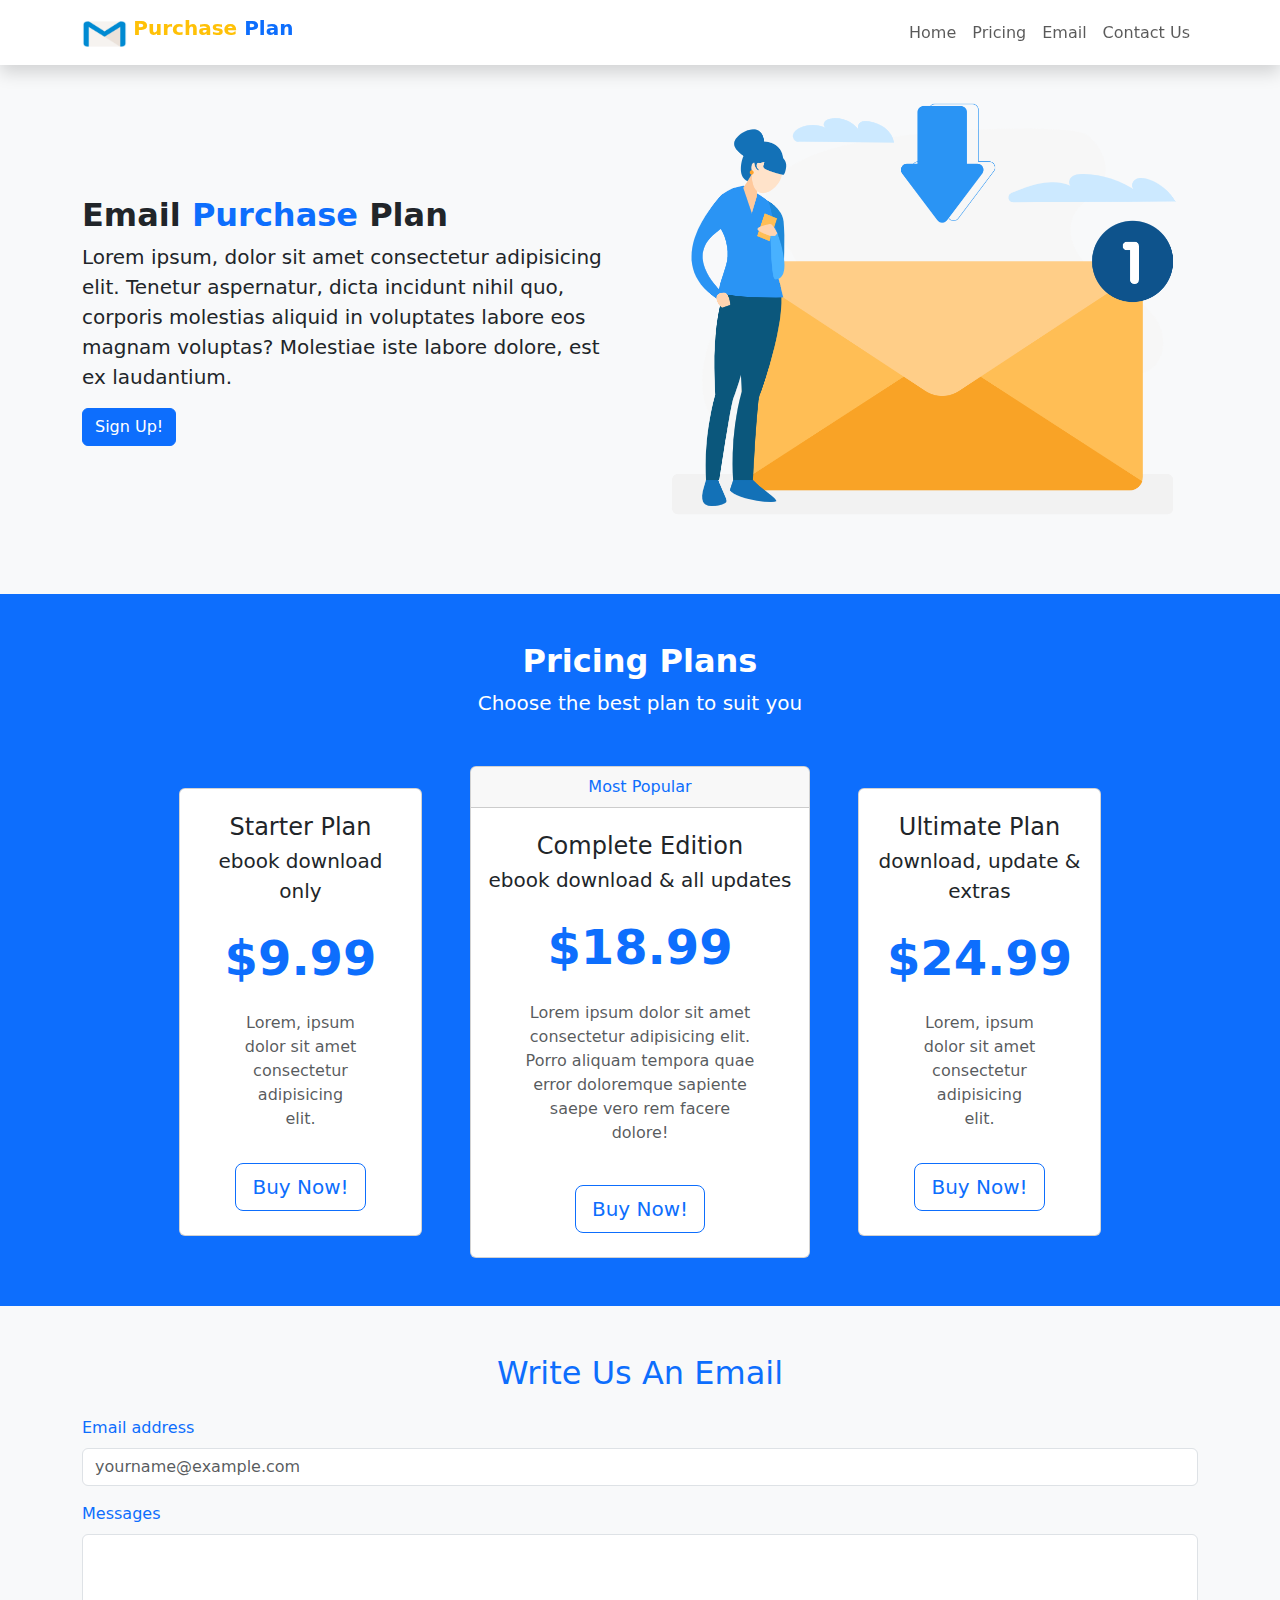
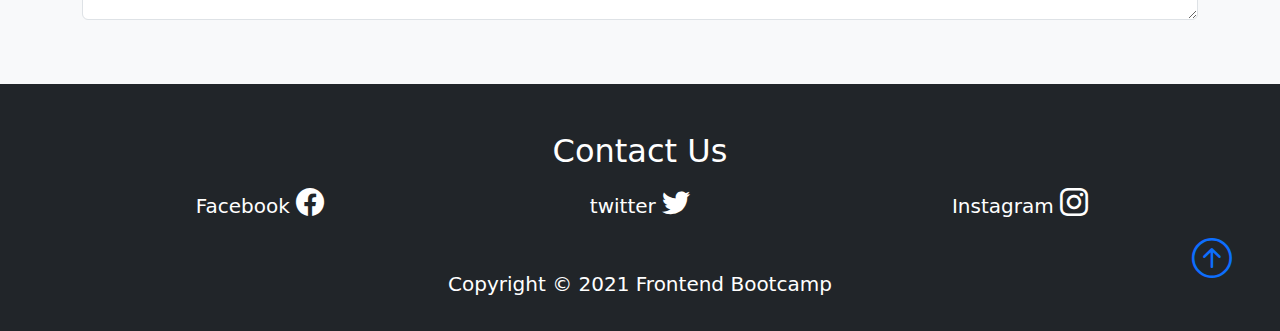
<file: Email_Purchase_Plan/index.html>
<!doctype html>
<html lang="en">
  <head>
    <meta charset="utf-8">
    <meta name="viewport" content="width=device-width, initial-scale=1">
    <title>Document</title>
    <link href="https://cdn.jsdelivr.net/npm/bootstrap@5.3.3/dist/css/bootstrap.min.css" rel="stylesheet" integrity="sha384-QWTKZyjpPEjISv5WaRU9OFeRpok6YctnYmDr5pNlyT2bRjXh0JMhjY6hW+ALEwIH" crossorigin="anonymous">
    <!-- Option 1: Include in HTML -->
<link rel="stylesheet" href="https://cdn.jsdelivr.net/npm/bootstrap-icons@1.3.0/font/bootstrap-icons.css">
    <link rel="stylesheet" href="style.css">
  </head>
  <body class="bg-light">
    
    <!-- navbar -->
    <nav class="navbar navbar-expand-md bg-white shadow shadow-1 fixed-top">
      <div class="container">
        <a class="navbar-brand" href="#">
          <img src="./img/logo.png" alt="Logo" width="45" height="36" class="d-inline-block align-text-top">
          <span class="fw-bold fs-5 text-primary"><span class="text-warning">Purchase </span>Plan</span>
        </a>

        <!-- toggler button -->
        <button class="navbar-toggler" type="button" data-bs-toggle="collapse" data-bs-target="#navbarNav" aria-controls="navbarNav" aria-expanded="false" aria-label="Toggle navigation">
          <span class="navbar-toggler-icon"></span>
        </button>

        <!-- navbar links -->
        <div class="collapse navbar-collapse justify-content-end align-items-center" id="navbarNav">
          <ul class="navbar-nav">
            <li class="nav-item">
              <a class="nav-link" href="#intro">Home</a>
            </li>
            <li class="nav-item">
              <a class="nav-link" href="#pricing">Pricing</a>
            </li>
            <li class="nav-item">
              <a class="nav-link" href="#email">Email</a>
            </li>
            <li class="nav-item">
              <a class="nav-link" href="#contact">Contact Us</a>
            </li>
          </ul>
        </div>
      </div>
    </nav>

    <!-- Showcase -->
    <section id="intro" class="intro bg-light">
        <div class="container">
            <div class="row justify-content-center align-items-center">
                <div class="col-md text-center text-md-start pt-5">
                  <div>
                    <h2 class="fw-bold pt-5 text-dark">Email <span class="text-primary">Purchase</span> Plan</h2>
                    <p class="lead">Lorem ipsum, dolor sit amet consectetur adipisicing elit. Tenetur aspernatur, dicta incidunt nihil quo, corporis molestias aliquid in voluptates labore eos magnam voluptas? Molestiae iste labore dolore, est ex laudantium.</p>  
                  </div>
                    <button type="button" class="btn btn-primary" data-bs-toggle="modal" data-bs-target="#signup" data-bs-whatever="@mdo">Sign Up!</button>
                </div>
                <div class="col-md d-none d-md-block">
                    <img src="./img/message-received.png" alt="message-received" title="message-received" width="100%" height="100%">
                </div>
            </div>
        </div>
    </section>

    <!-- Modal -->
    <div class="modal fade" id="signup" tabindex="-1" aria-labelledby="signupLabel" aria-hidden="true">
      <div class="modal-dialog">
        <div class="modal-content">
          <div class="modal-header">
            <h1 class="modal-title fs-5 text-primary" id="signupLabel">Sign Up</h1>
            <button type="button" class="btn-close" data-bs-dismiss="modal" aria-label="Close"></button>
          </div>
          <div class="modal-body">
            <form>
              <div class="mb-3">
                <label for="firstmane" class="col-form-label">First Name:</label>
                <input type="text" class="form-control" id="firstmane">
              </div>
              <div class="mb-3">
                <label for="lastname" class="col-form-label">Last Name:</label>
                <input type="text" class="form-control" id="lastname">
              </div>
              <div class="mb-3">
                <label for="email" class="col-form-label">Email:</label>
                <input type="email" class="form-control" id="email">
              </div>
              <div class="mb-3">
                <label for="number" class="col-form-label">Phone Number:</label>
                <input type="number" class="form-control" id="number">
              </div>
            </form>
          </div>
          <div class="modal-footer">
            <button type="button" class="btn btn-secondary" data-bs-dismiss="modal">Close</button>
            <button type="button" class="btn btn-primary">Send</button>
          </div>
        </div>
      </div>
    </div>

    <!-- pricing plans -->
    <section id="pricing" class="bg-primary mt-5 p-5">
      <div class="container-lg">
        <div class="text-center">
          <h2 class="text-white fw-bold">Pricing Plans</h2>
          <p class="lead text-white mb-5">Choose the best plan to suit you</p>
        </div>

        <div class="row align-items-center justify-content-center g-5">
          <div class="col-8 col-lg-4 col-xl-3">
            <div class="card" id="card">
              <div class="card-body text-center py-4">
                <h4 class="card-title">Starter Plan</h4>
                <p class="lead card-subtitle">ebook download only</p>
                <p class="display-5 my-4 text-primary fw-bold">$9.99</p>
                <p class="card-text mx-5 text-muted d-none d-lg-block">Lorem, ipsum dolor sit amet consectetur adipisicing elit.</p>
                <a href="#" type="button" title="buynow" class="btn btn-outline-primary btn-lg mt-3">Buy Now!</a>
              </div>
            </div>
          </div>

          <div class="col-9 col-lg-4">
            <div class="card" id="card">
              
              <div class="card-body text-center p-0">
                <div class="card-header text-center text-primary">Most Popular</div>
                <h4 class="card-title pt-4">Complete Edition</h4>
                <p class="lead card-subtitle">ebook download & all updates</p>
                <p class="display-5 my-4 text-primary fw-bold">$18.99</p>
                <p class="card-text mx-5 text-muted d-none d-lg-block">Lorem ipsum dolor sit amet consectetur adipisicing elit. Porro aliquam tempora quae error doloremque sapiente saepe vero rem facere dolore!</p>
                <a href="#" type="button" title="buynow" class="btn btn-outline-primary btn-lg my-4">Buy Now!</a>
              </div>
            </div>
          </div>

          <div class="col-8 col-lg-4 col-xl-3">
            <div class="card" id="card">
              <div class="card-body text-center py-4">
                <h4 class="card-title">Ultimate Plan</h4>
                <p class="lead card-subtitle">download, update & extras</p>
                <p class="display-5 my-4 text-primary fw-bold">$24.99</p>
                <p class="card-text mx-5 text-muted d-none d-lg-block">Lorem, ipsum dolor sit amet consectetur adipisicing elit.</p>
                <a href="#" type="button" title="buynow" class="btn btn-outline-primary btn-lg mt-3">Buy Now!</a>
              </div>
            </div>
          </div>

        </div>
      </div>
    </section>

    <!-- Email Us -->
    <section id="email" class="bg-light text-primary p-5">
      <div class="container">
        <h2 class="text-center pb-3">Write Us An Email</h2>
        <div class="mb-3">
          <label for="exampleFormControlInput1" class="form-label">Email address</label>
          <input type="email" class="form-control" id="exampleFormControlInput1" placeholder="yourname@example.com">
        </div>
        <div class="mb-3">
          <label for="exampleFormControlTextarea1" class="form-label">Messages</label>
          <textarea class="form-control" id="exampleFormControlTextarea1" rows="3"></textarea>
        </div>
      </div>
    </section>

    <!-- Footer -->
    <footer id="contact" class="pt-5 pb-3 bg-dark text-white text-center position-relative">
      <div class="container">
        <h2 class="text-center">Contact Us</h2>
        <div class="row mt-3 mb-5 justify-content-between">
          <div class="col-4">
            <a href="#" class="lead text-center text-white text-decoration-none">Facebook <i class="bi bi-facebook h3"></i> </a>
          </div>
          <div class="col-4">
            <a href="#" class="lead text-center text-white text-decoration-none">twitter <i class="bi bi-twitter h3"></i> </a>
          </div>
          <div class="col-4">
            <a href="#" class="lead text-center text-white text-decoration-none">Instagram <i class="bi bi-instagram h3"></i> </a>
          </div>
        </div>
          <p class="lead">
              Copyright &copy; 2021 Frontend Bootcamp
          </p>
          <a href="#" class="position-absolute bottom-0 end-0 p-5">
              <i class="bi bi-arrow-up-circle h1"></i>
          </a>
      </div>
  </footer>

    <script src="https://cdn.jsdelivr.net/npm/bootstrap@5.3.3/dist/js/bootstrap.bundle.min.js" integrity="sha384-YvpcrYf0tY3lHB60NNkmXc5s9fDVZLESaAA55NDzOxhy9GkcIdslK1eN7N6jIeHz" crossorigin="anonymous"></script>
  </body>
</html>
</file>
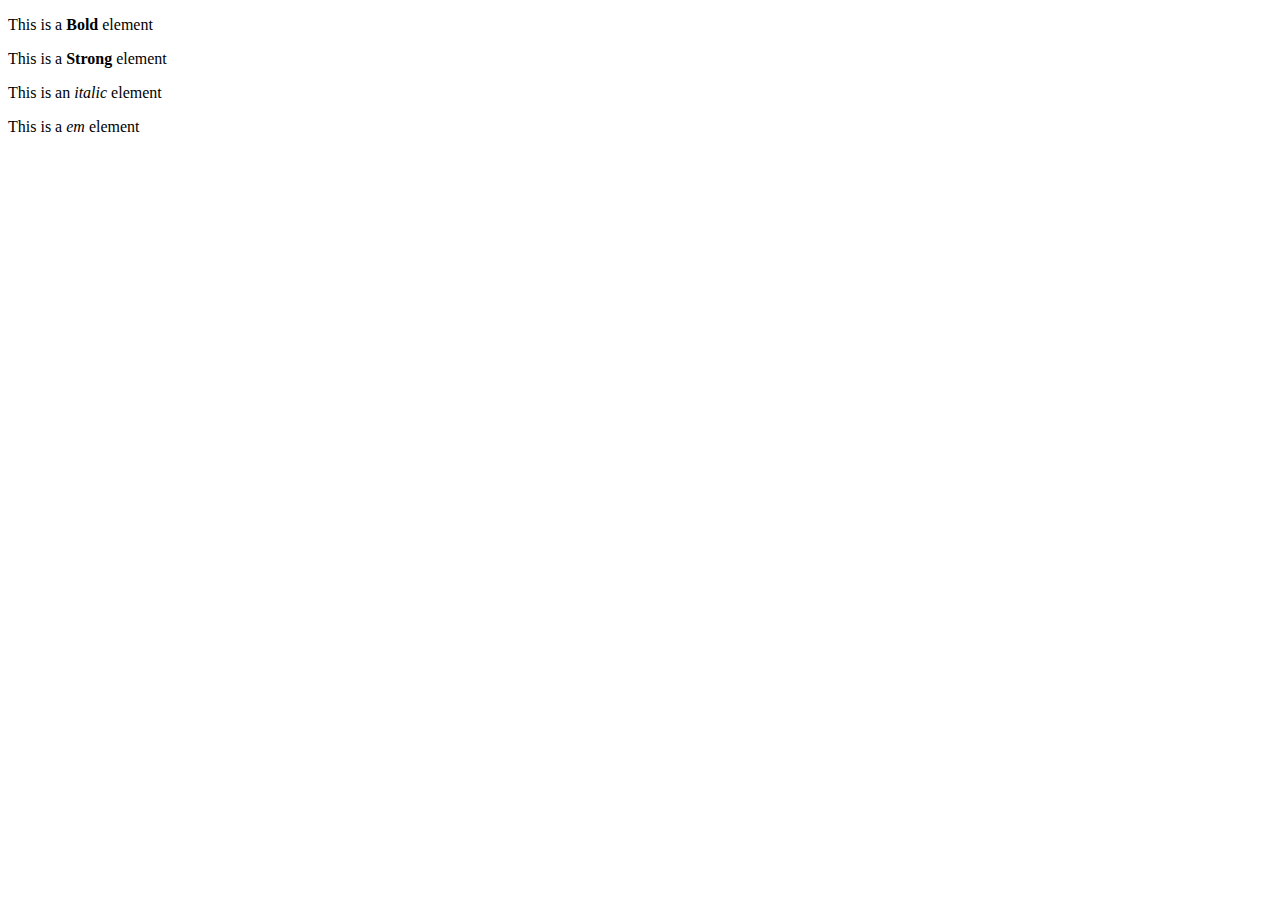
<file: Bold_and_Italic_Element.html>
<!doctype html>

<html>
	<head>
		<title>My Web Page</title>
	</head>
	<body>
		<p>This is a <b>Bold</b> element</p>
		<p>This is a <strong>Strong</strong> element</p>

		<!-- The both element are the same visually but to the browers it has a different meaning. the <b> tag is just for stlye and doesn't mean it is important or emphasis it to the brower
			But the <strong> tag isn't just for style, it emphasis it to the browser too, that is it has a semantic meaning in the statement -->

		<p>This is an <i>italic</i> element</p>
		<p>This is a <em>em</em> element</p>

		<!-- The same goes for the <i> and the <em> tags, <em> has semantics while <i> doesn't</p>
	</body>
</html>
</file>
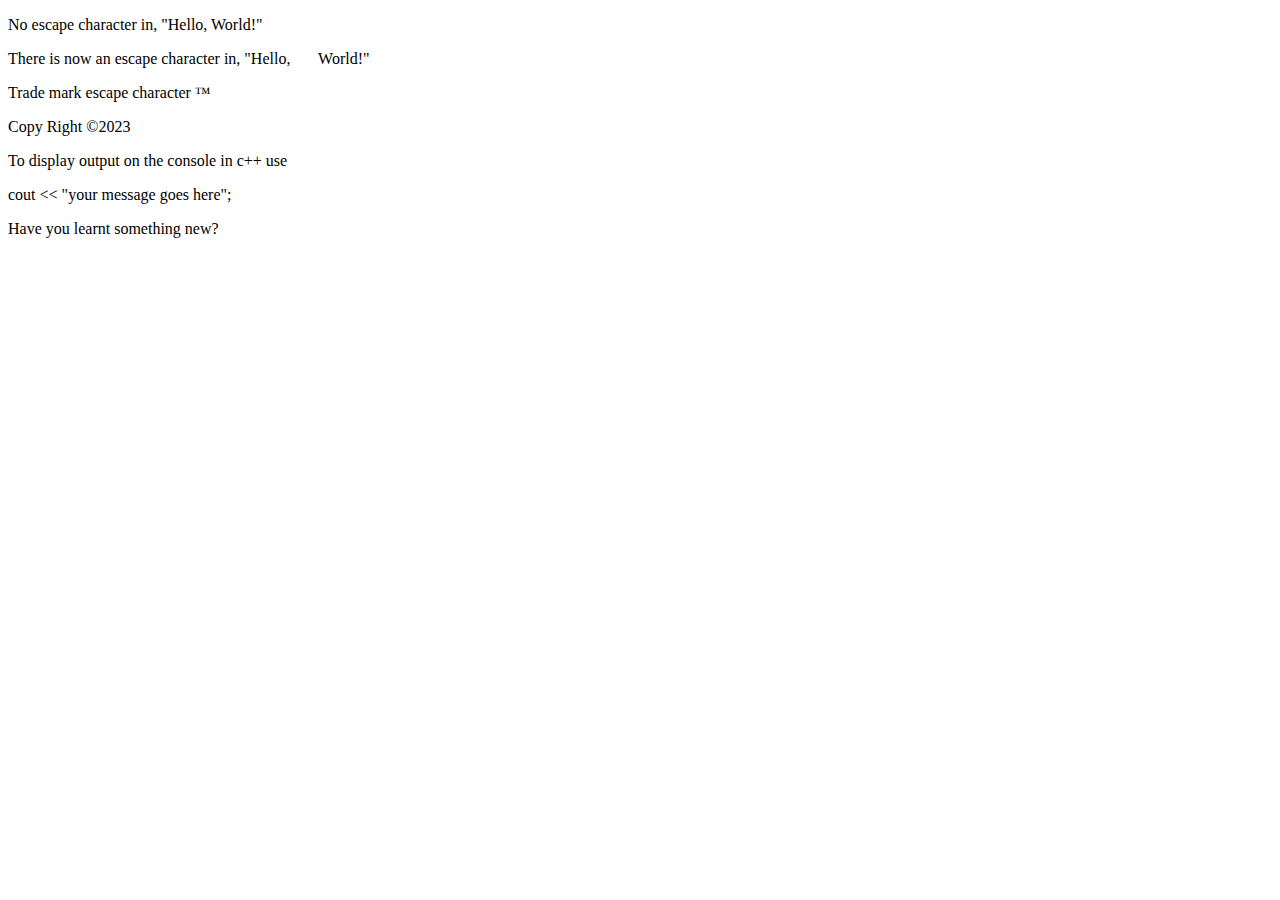
<file: Escape_Character.html>
<!doctype html>

<html>
	<head>
		<title>My Web Page</title>
	</head>

	<body>
		<!-- escape characters are you in place of some character or symbol on a web page, the semicolon is just to end the escape character -->
		
		<p>No escape character in, "Hello,             World!"</p>

		<!-- the browers won't recognice the empty space -->
		<!-- but check out this -->

		<p>There is now an escape character in, "Hello, &nbsp;&nbsp;&nbsp;&nbsp;&nbsp World!"</p>

		<!-- and also for trade marks and copy right symbols -->

		<p>Trade mark escape character &#8482</p>
		<p>Copy Right &copy;2023</p>

		<!-- using and angle bracket may also confuse the brower in to thinking it's a for a tag, you can use an espace character instead -->

		<p>To display output on the console in c++ use</p>
		<p>cout &lt;&lt "your message goes here";</p>

		<!-- and for question marks -->

		<p>Have you learnt something new&#63;</p>
	</body>
</html>
</file>
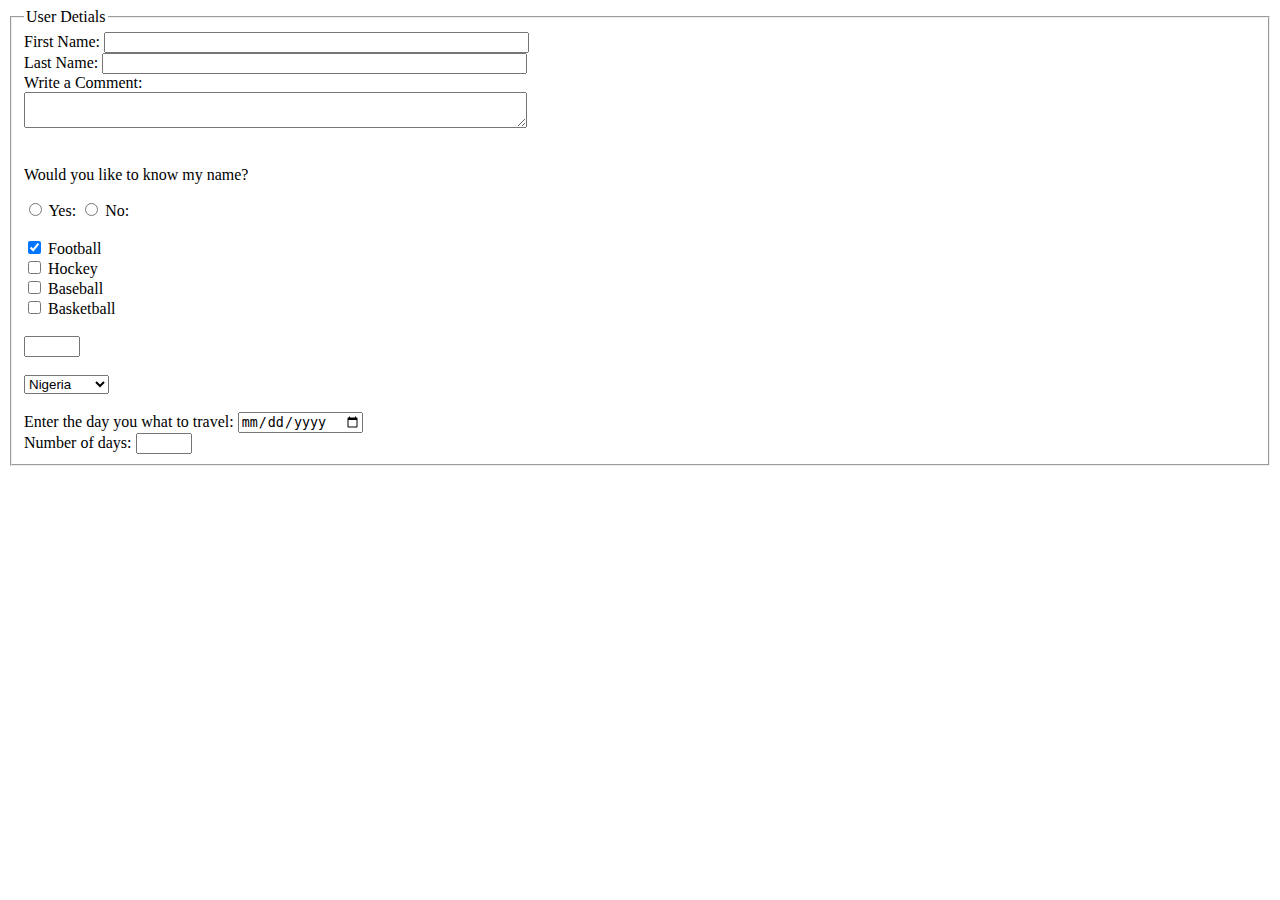
<file: Form.html>
<!doctype html>
<html>
<head>
<title>My Web Page</title>
</head>
<body>

	<form action = "" method = "">
	<fieldset>
	<legend> User Detials </legend>
		<label for = "firstname"> First Name: </label>
		<input type = "text" id = "firstname" name = "" size = "50">
		<br>
		<label for = "lastname"> Last Name: </label>
		<input type = "text" id = "lastname" name = "" size = "50">
		<br>
		<label for = "comment"> Write a Comment: </label> <br>
		<textarea rows = "" cols = "60" id = "comment"></textarea>

		<!-- The radio form type is a type of input used to create a selection for that has only
one choice, the name attribute is used to tie all the buttons together to show that are part of the 
choice.
		The value attribute is what gets submitted to the server if when the user select a choice -->
		
		<br>
		<br>
		<p>Would you like to know my name?</p>
		<input type = "radio" name = "yesorno" value = "">
		Yes:
		<input type = "radio" name = "yesorno" value = "">
		No:
		<br>
		<br>

		<!-- The checkbox form type is a type of input used to recieve multiple option from the user,
the name attrible is a server side code
		if you want to force an option to be checked automatically, you can use the checked attribute
and assign it to "checked" -->

		<input type = "checkbox" name = "" checked = "checked"> Football <br>
		<input type = "checkbox" name = ""> Hockey <br>
		<input type = "checkbox" name = ""> Baseball <br>
		<input type = "checkbox" name = ""> Basketball

		<!-- The number input form type is used to get only numbers from the user, no character, the control has
an up and down arrow to adjust the inputed value initially 0 to an unlimited value
		The attribute max and min are used to specify the range of the allowable input number from the user, the size of the
box depends on the range of values that can be entered by the user -->

		<br>
		<br>
		<input type = "number" min = "0" max = "50"> 

		<!-- The select element is used to create a dropdown list, the dropdown list unlike the checkbox list only permit
one choice. the options are then embedded into the body of the select element as in nested element using the option element 
		The option tags will allow us to write as option for our user, the value attribute will be treated in the php part of the course, it is importand to keep the value and the option label the same -->


		<br>
		<br>
		<select>
			<option value = "Nigeria"> Nigeria </option>
			<option value = "Cameroon"> Cameroon </option>
			<option value = "Ghana"> Ghana </option>
			<option value = "Algeria"> Algeria </option>
		</select>

<!-- The date input type creates a calendar that we can choose the date from, the name attribute will be explained when we get to php -->


		<br>
		<br> 	
		Enter the day you what to travel: <input type = "date" name = "day">
		<br>
		Number of days: <input type = "number" name = "numdays" min = "0" max = "31">
	</fieldset>
	</form>
</body>
</html>
</file>
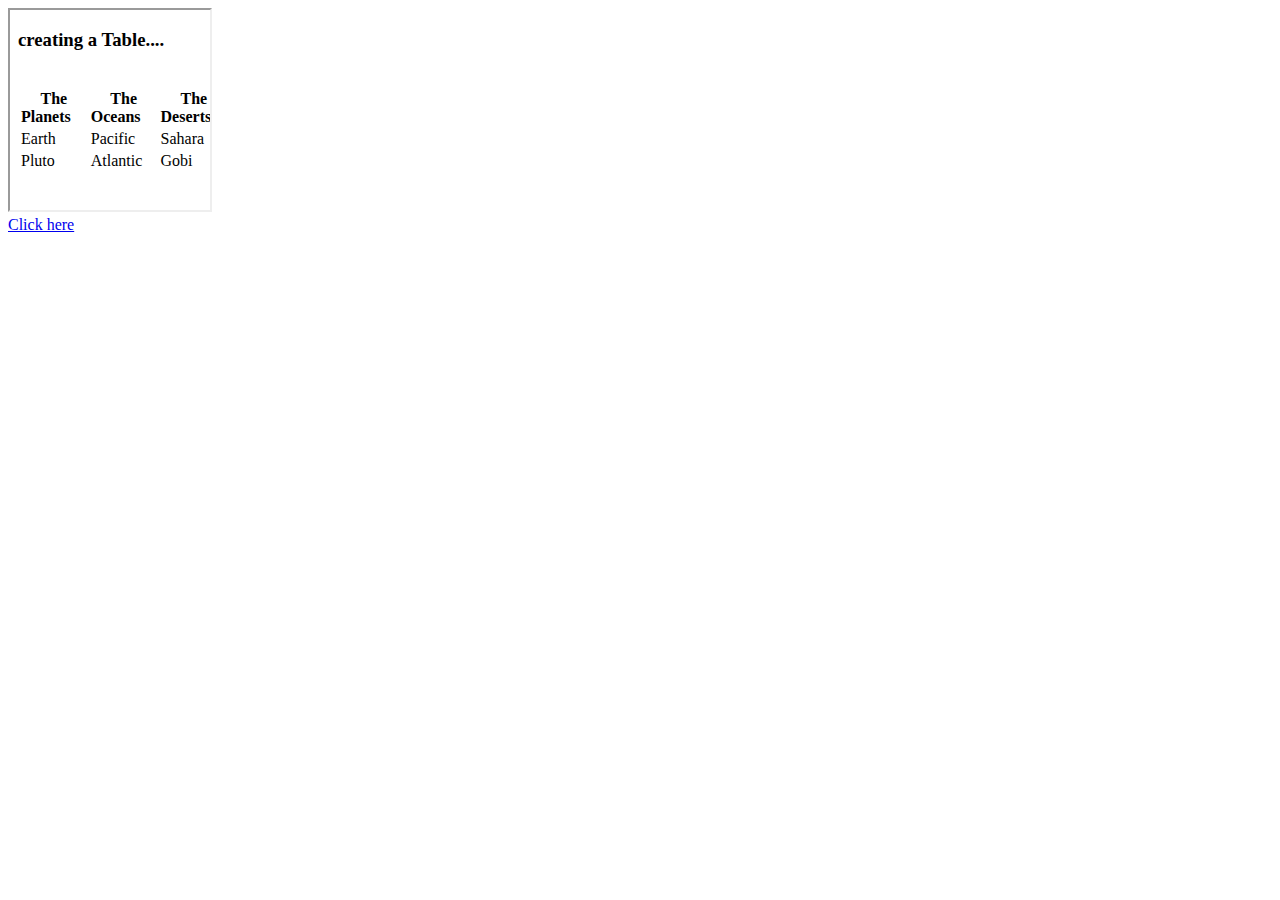
<file: Iframe.html>
<!doctype html>
<html>
	<head>
		<title>My Web Page</title>
	</head>
	<body>
		<!-- iframe is another html document that can be embedded into another html document, this is done with the iframe element 

			The attribute frameborder can be set to 1 or 0 that is on or off -->
			
		<iframe frameborder="1" width="200" height="200" src="Tables.html" name="ouriframe" id="ouriframe">
			<p>Do you see this?</p>
		</iframe>
		<br>
		<a href="Links.html" target="ouriframe">Click here</a>
	</body>
</html>
</file>
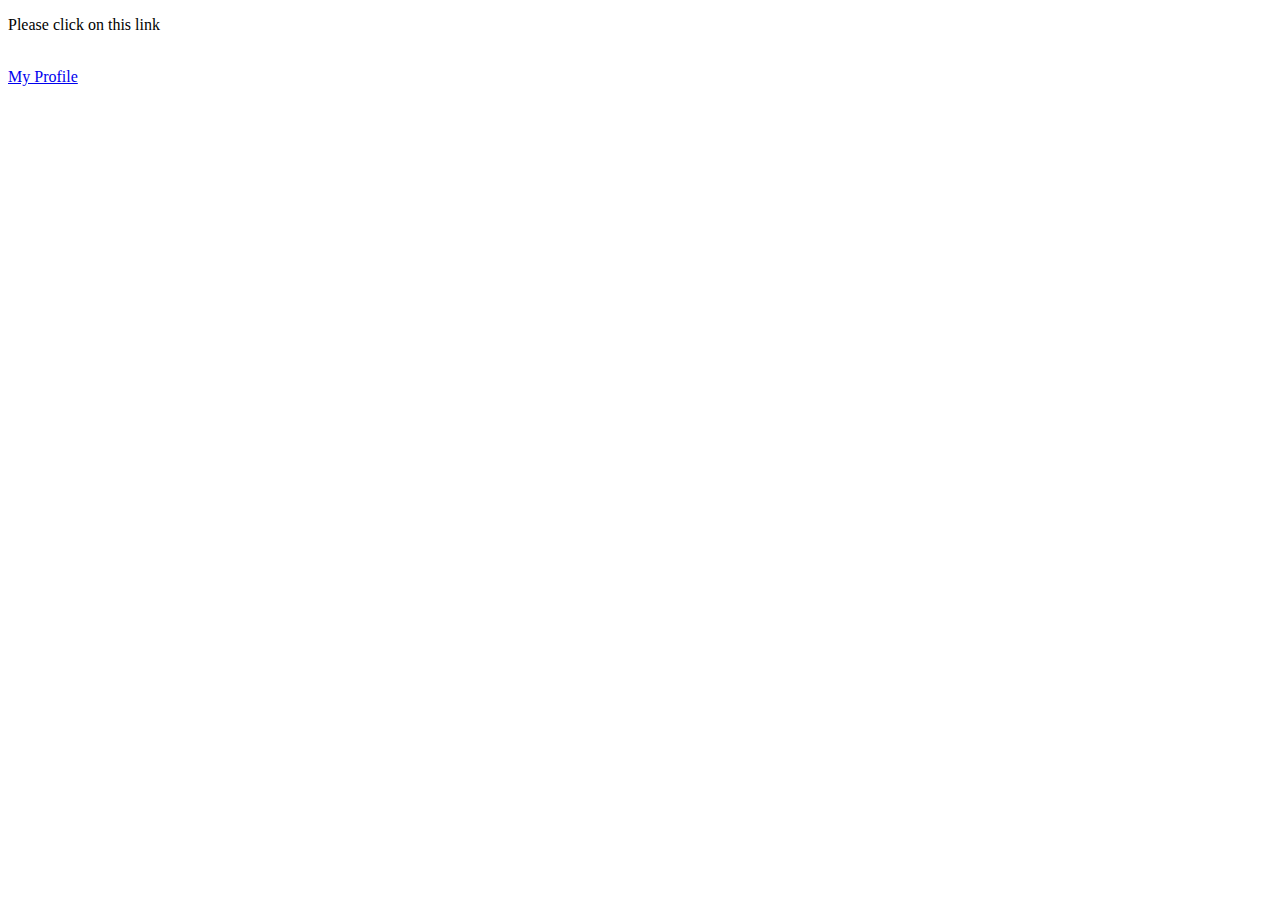
<file: Links.html>
<!doctype html>
<html>
<head>
<title>My Web Page</title>
</head>
<body>
<!-- Links are added with an anchor element 
	<a href = "The Link goes here></a>
and within the anchor element is an attribute called 
	"href"
which tells the web browers the destination for the link within
or outside the web page -->

<p> Please click on this link </p>
<br> 
<a href = "https://web.facebook.com/josi.chuks/">My Profile</a>


</body>
</html>
</file>
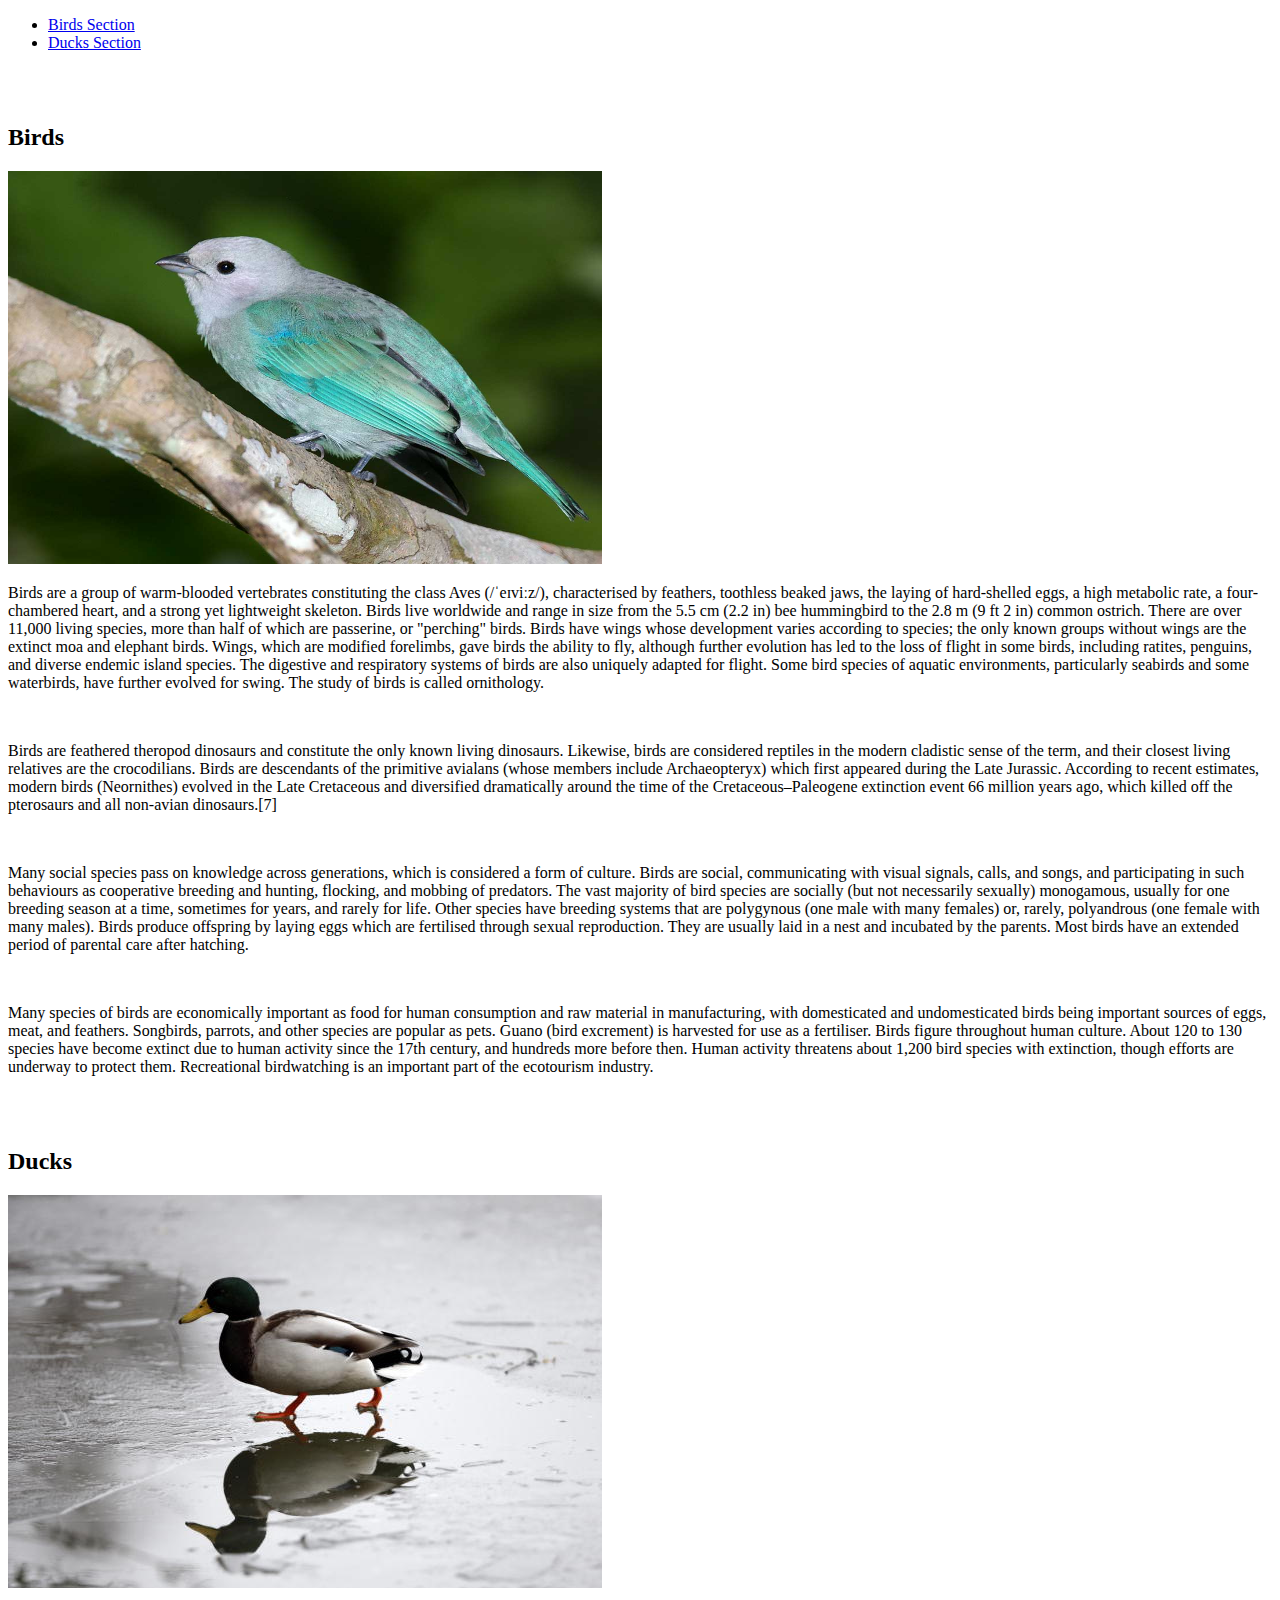
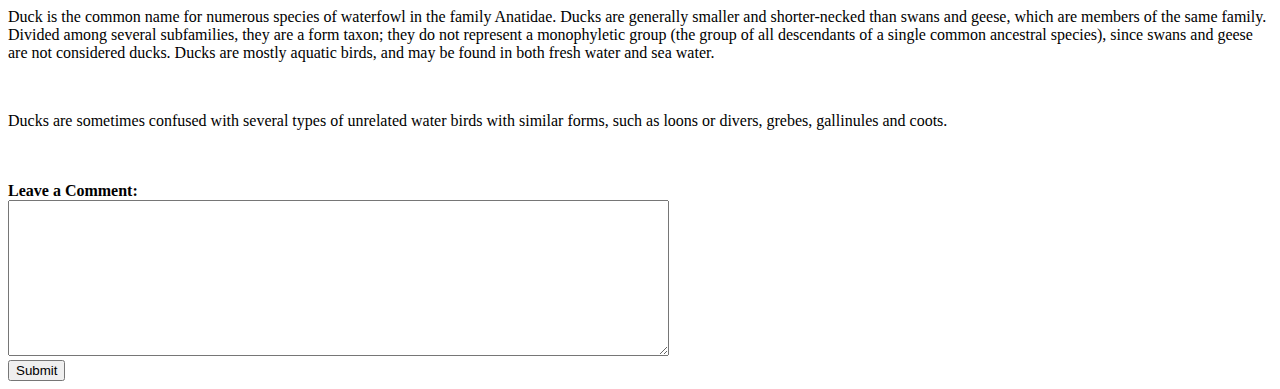
<file: Links_Within_a_WebPage.html>
<!doctype html>
<html>
<head>
<title>My Web Page</title>
</head>
<body>
<ul>
	<li> <a href = "#Birds"> Birds Section </a> </li>
	<li> <a href = "#Ducks"> Ducks Section </a> </li>
</ul>
<!-- the hashtag tells the browers that the link is within the web page -->

<br>
<br>

<!-- the name attribute corresponds to the href attribute, the hashtags is connects to the name attritube -->

<a name = "Birds">
	<h2> Birds </h2>
	<img src = "bird.jpg" width = "594" height = "393">

	<!-- The resize of the image is done within the users brower, that's the full size is sent to the user and when the html document is read, the brower then resizes the image -->

	<p> Birds are a group of warm-blooded vertebrates constituting the class Aves (/ˈeɪviːz/), characterised by feathers, toothless beaked jaws, the laying of hard-shelled eggs, a high metabolic rate, a four-chambered heart, and a strong yet lightweight skeleton. Birds live worldwide and range in size from the 5.5 cm (2.2 in) bee hummingbird to the 2.8 m (9 ft 2 in) common ostrich. There are over 11,000 living species, more than half of which are passerine, or "perching" birds. Birds have wings whose development varies according to species; the only known groups without wings are the extinct moa and elephant birds. Wings, which are modified forelimbs, gave birds the ability to fly, although further evolution has led to the loss of flight in some birds, including ratites, penguins, and diverse endemic island species. The digestive and respiratory systems of birds are also uniquely adapted for flight. Some bird species of aquatic environments, particularly seabirds and some waterbirds, have further evolved for swing. The study of birds is called ornithology. </p>
	<br>
	<p> Birds are feathered theropod dinosaurs and constitute the only known living dinosaurs. Likewise, birds are considered reptiles in the modern cladistic sense of the term, and their closest living relatives are the crocodilians. Birds are descendants of the primitive avialans (whose members include Archaeopteryx) which first appeared during the Late Jurassic. According to recent estimates, modern birds (Neornithes) evolved in the Late Cretaceous and diversified dramatically around the time of the Cretaceous–Paleogene extinction event 66 million years ago, which killed off the pterosaurs and all non-avian dinosaurs.[7] </p>
	<br>
	<p> Many social species pass on knowledge across generations, which is considered a form of culture. Birds are social, communicating with visual signals, calls, and songs, and participating in such behaviours as cooperative breeding and hunting, flocking, and mobbing of predators. The vast majority of bird species are socially (but not necessarily sexually) monogamous, usually for one breeding season at a time, sometimes for years, and rarely for life. Other species have breeding systems that are polygynous (one male with many females) or, rarely, polyandrous (one female with many males). Birds produce offspring by laying eggs which are fertilised through sexual reproduction. They are usually laid in a nest and incubated by the parents. Most birds have an extended period of parental care after hatching. </p>
	<br>
	<p> Many species of birds are economically important as food for human consumption and raw material in manufacturing, with domesticated and undomesticated birds being important sources of eggs, meat, and feathers. Songbirds, parrots, and other species are popular as pets. Guano (bird excrement) is harvested for use as a fertiliser. Birds figure throughout human culture. About 120 to 130 species have become extinct due to human activity since the 17th century, and hundreds more before then. Human activity threatens about 1,200 bird species with extinction, though efforts are underway to protect them. Recreational birdwatching is an important part of the ecotourism industry. </p>
</a>
<br>
<br>
<a name = "Ducks">
	<h2> Ducks </h2>
	<img src = "duck.jpg" width = "594" height = "393">
	<p> Duck is the common name for numerous species of waterfowl in the family Anatidae. Ducks are generally smaller and shorter-necked than swans and geese, which are members of the same family. Divided among several subfamilies, they are a form taxon; they do not represent a monophyletic group (the group of all descendants of a single common ancestral species), since swans and geese are not considered ducks. Ducks are mostly aquatic birds, and may be found in both fresh water and sea water. </p>
	<br>
	<p> Ducks are sometimes confused with several types of unrelated water birds with similar forms, such as loons or divers, grebes, gallinules and coots. </p>
</a>
<br>
<br>

<form action = "" method = "">
	<label for = "comment"> <b>Leave a Comment:</b> </label> <br>
	<textarea rows = "10" cols = "80" id = "comment"></textarea>
	<br>
	<input type = "submit" value = "Submit">
</form>
		
</body>
</html>
</file>
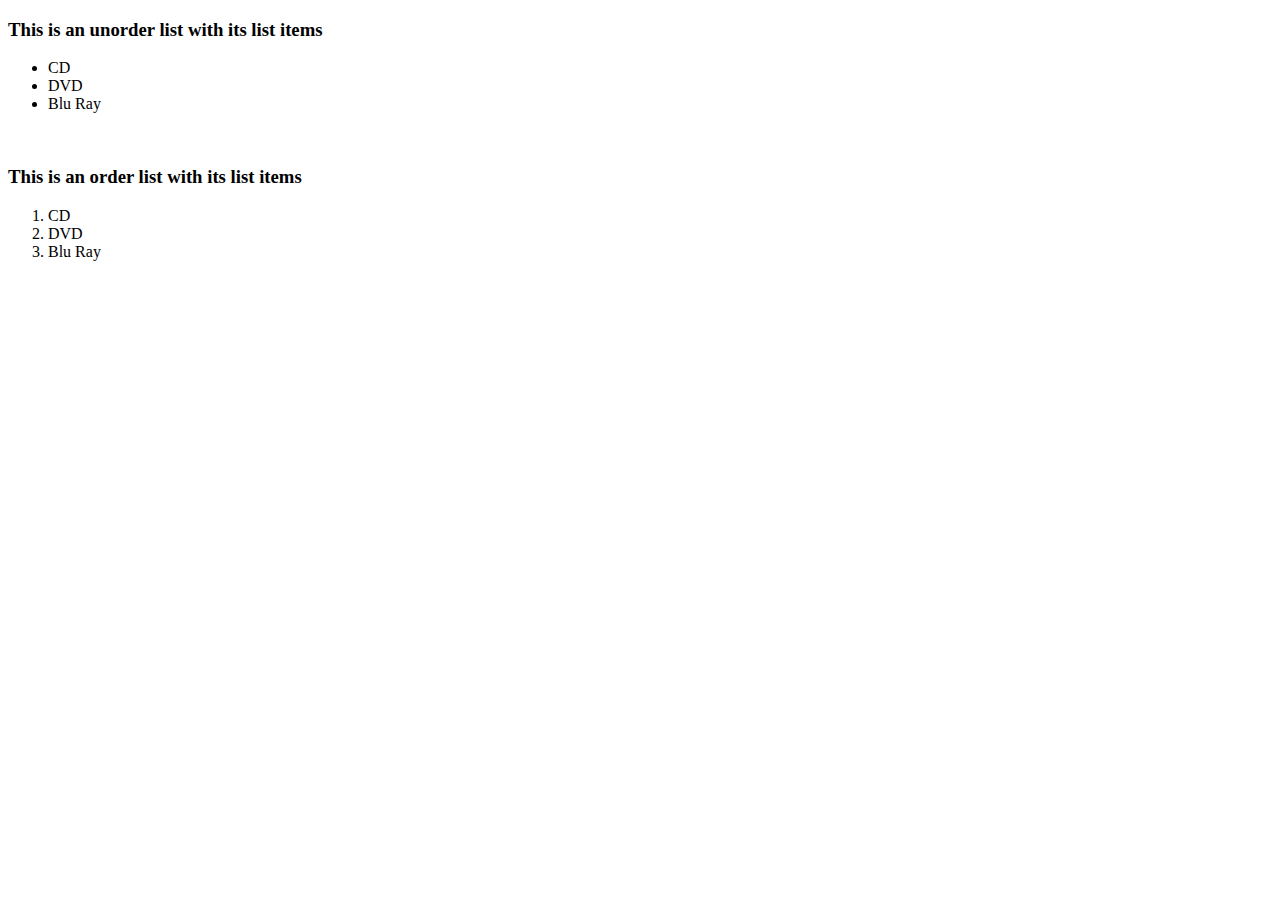
<file: List_Element.html>
<!doctype html>
<html>
<head>
<title>My Web Page</title>
</head>
<body>
<h3>This is an unorder list with its list items</h3>
	<ul>
		<li>CD</li>
		<li>DVD</li>
		<li>Blu Ray</li>
	</ul>
<br>
<h3>This is an order list with its list items</h3>
	<ol>
		<li>CD</li>
		<li>DVD</li>
		<li>Blu Ray</li>
	</ol>
</body>
</html>
</file>
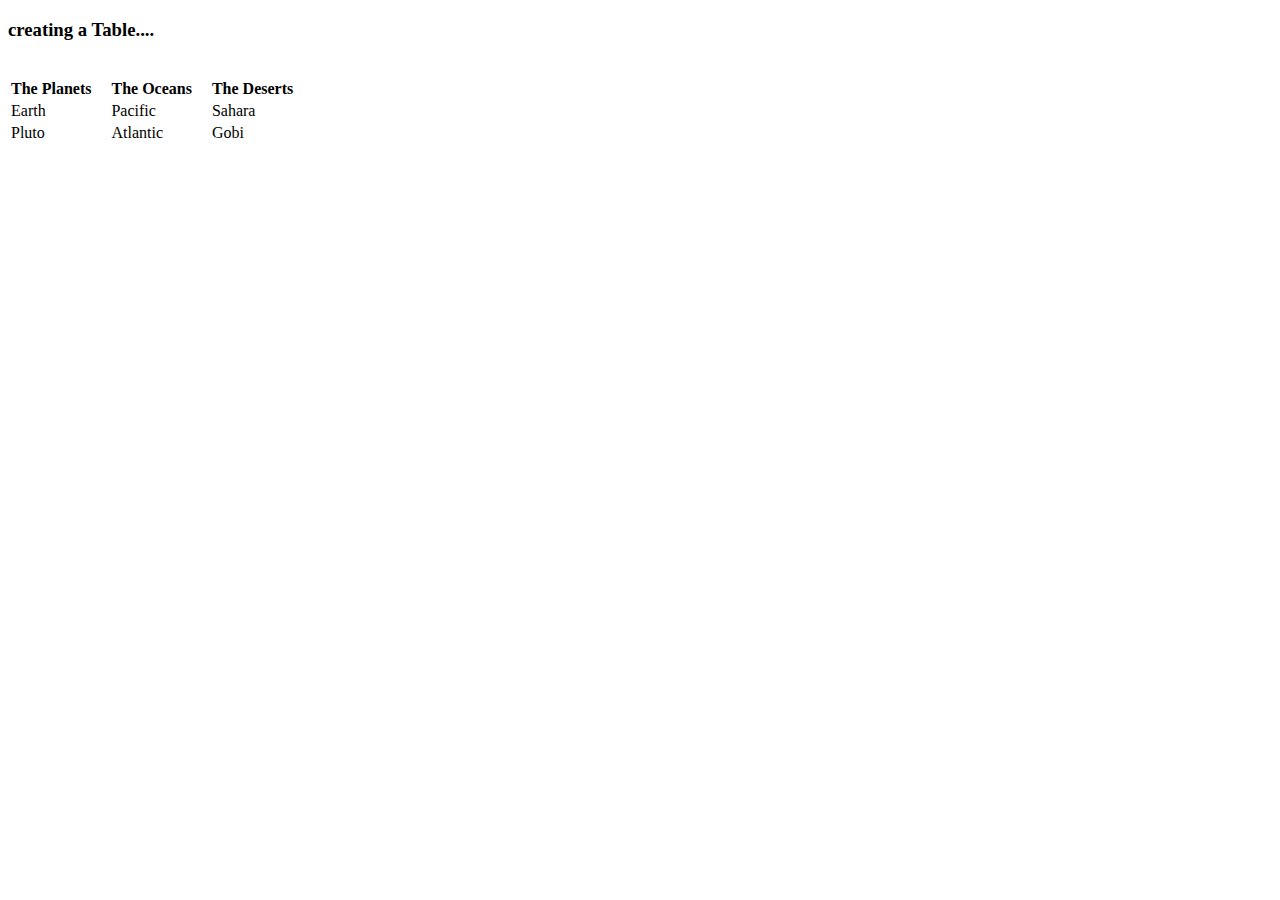
<file: Tables.html>
<!doctype html>
<html>
<head>
<title>My Web Page</title>
</head>
<body>
<!-- The essential elements to use when creating a table, they are
	<table></table> element where everything is embedded inside
	<tr></tr> element which identifies it as a table row
	<td></td> element which identifies it as a table data
	<th></th> element which identifies it as a colum -->
<h3> creating a Table....</h3>
<br>
<table>
<tr> 
	<th> The Planets&nbsp&nbsp&nbsp&nbsp </th>
	<th> The Oceans&nbsp&nbsp&nbsp&nbsp </th>
	<th> The Deserts&nbsp&nbsp&nbsp&nbsp </th>
</tr>
<tr>
	<td> Earth </td>
	<td> Pacific </td>
	<td> Sahara </td>
</tr>
<tr>
	<td> Pluto</td>
	<td> Atlantic</td>
	<td> Gobi </td>
</tr>
</table>
</body>
</html>
</file>
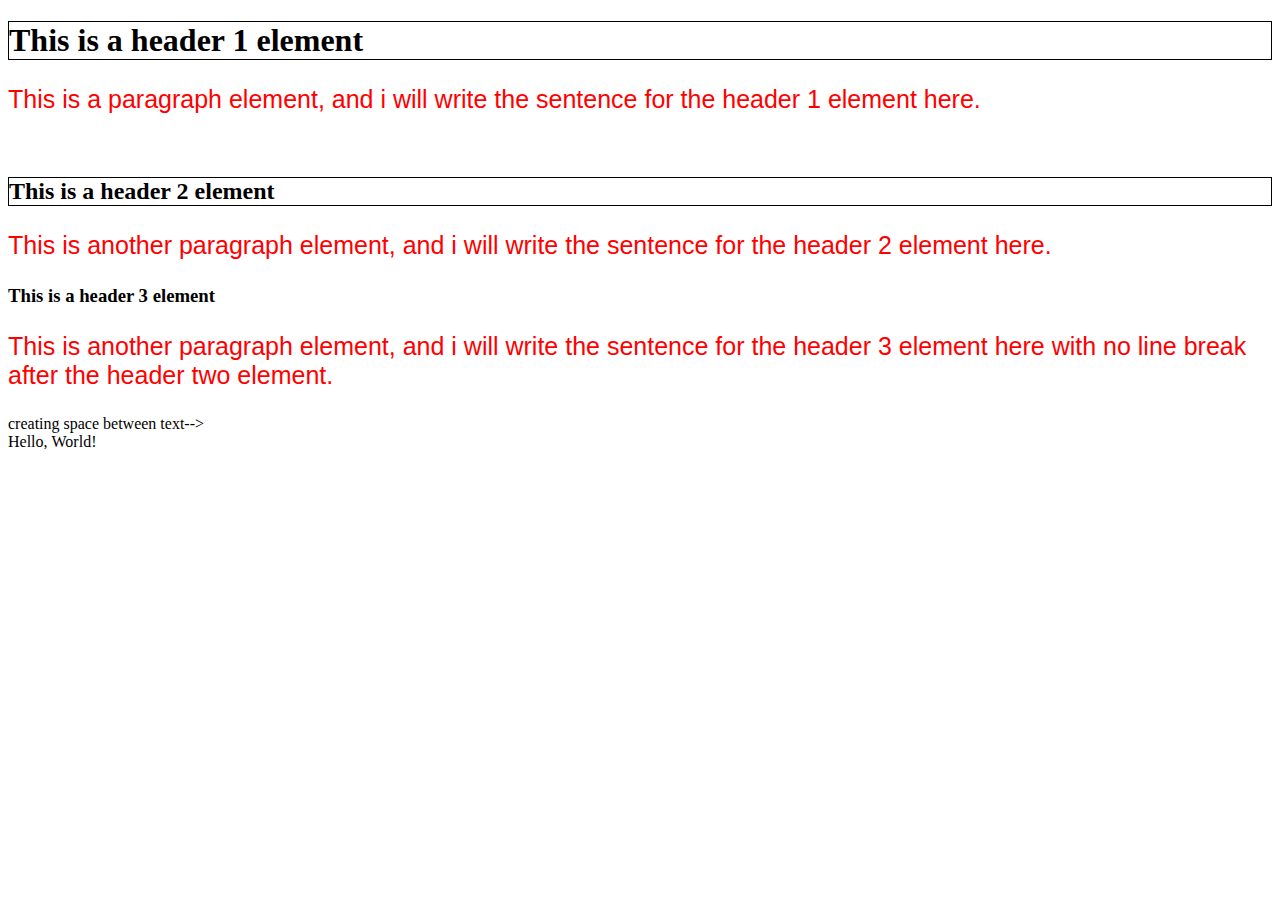
<file: text.html>
<!doctype html>
<html>
	<head>
		<title>My Web Page</title>

		<style>
			h1, h2 {
			
				border: 1px solid black;
				
			}
	
			p {
				color: red;
				font-size: 25px;
				font-family: Helvetica;
			}
		</style>
	</head>
	<body>

		<h1>This is a header 1 element</h1>
		<p>This is a paragraph element, and i will write the sentence for the header 1 element here.</p>
		<br>
		
		<!--This is the start of the header two element-->
		<h2>This is a header 2 element</h2>
		<p>This is another paragraph element, and i will write the sentence for the header 2 element here.</p>
		<!--This is the start of the header three element-->
		<h3>This is a header 3 element</h3>
		<p>This is another paragraph element, and i will write the sentence for the header 3 element here with no line break after the header two element.</p>
		creating space between text-->
		<br>
		Hello,&nbspWorld!

		<!-- Note element are made up of two tags, an opening tag and a closing tag -->

	</body>
</html>
</file>
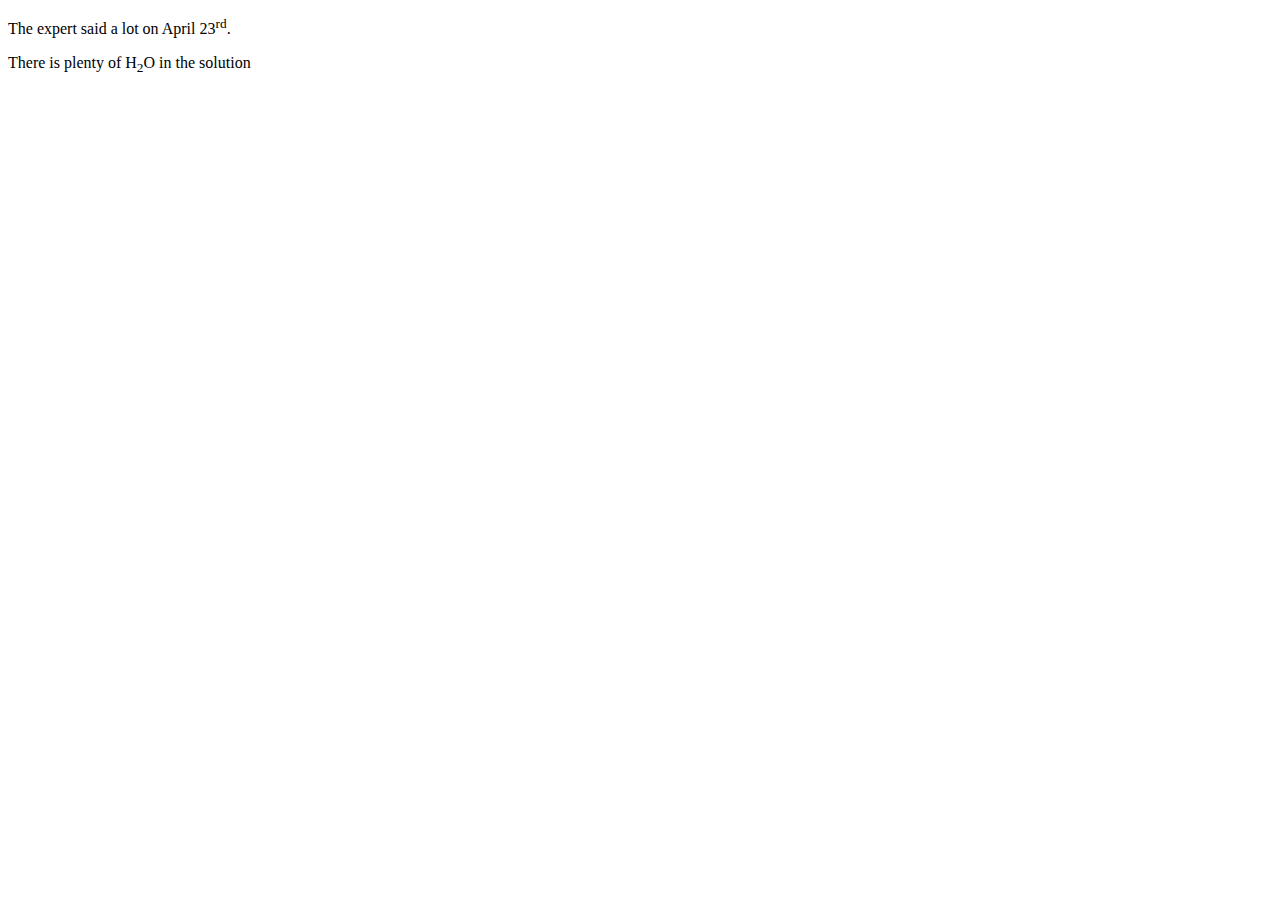
<file: The_Sup_and_Sub_Element.html>
<!doctype html>
<html>
	<head>
		<title>My Web Page</title>
	</head>
	<body>
		<!--T he sup element stands for superscript and the sub element stands for sub script.
		subscript The sup element allow you to display text above the main body of text -->

		<p>The expert said a lot on April 23<sup>rd</sup>.</p>
		<p>There is plenty of H<sub>2</sub>O in the solution</p>
	</body>
</html>
</file>
<file: Email_Purchase_Plan/style.css>
#card {
    cursor: pointer;
    transition: box-shadow 0.15s;
}

#card:hover {
    box-shadow: 5px 5px 10px rgba(0, 0, 0, 0.164);
}

@media(min-width: 768px) {
    .newsletter {
        width: 50%;
    }
}
</file>
